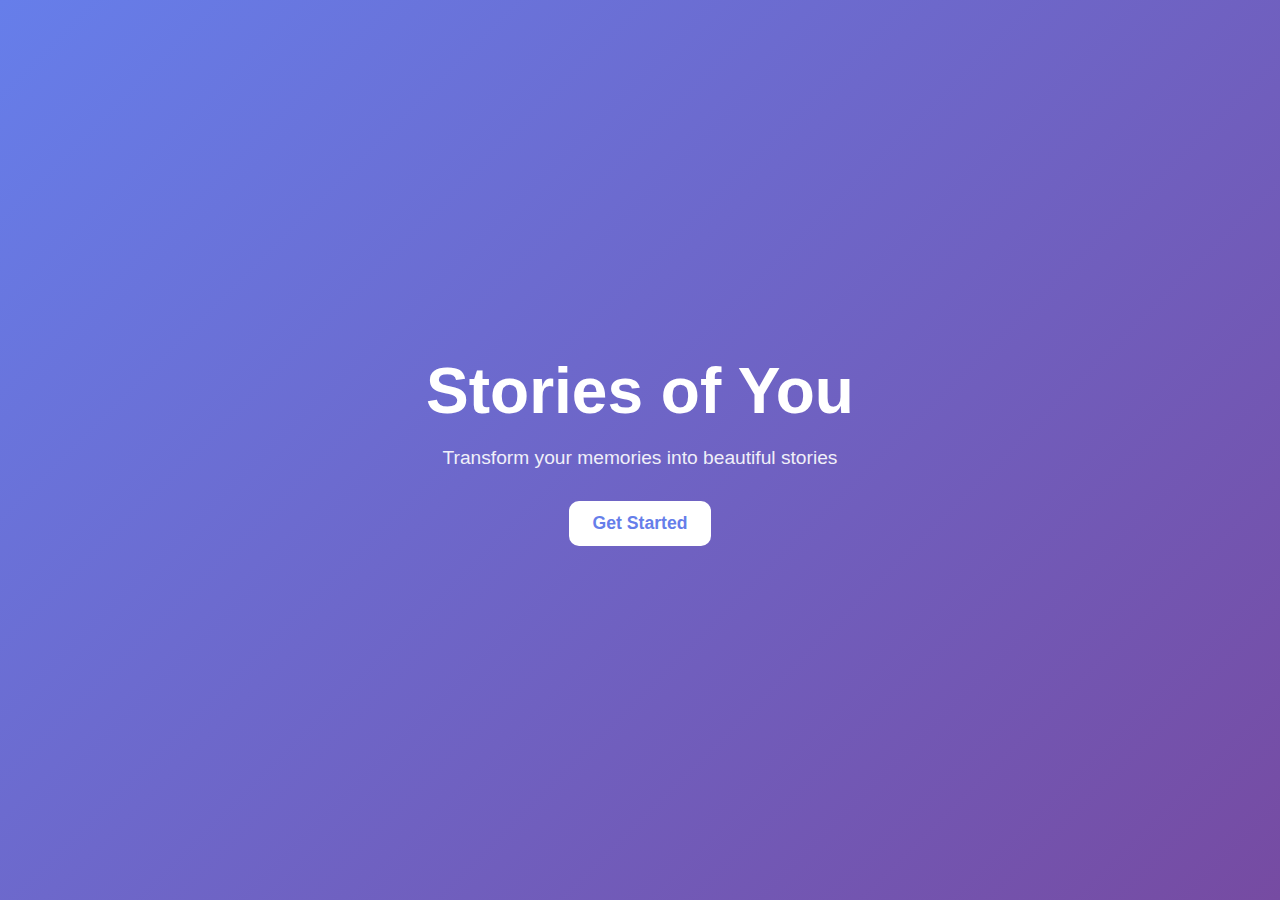
<file: src/pages/index.html>
<!DOCTYPE html>
<html lang="en">
<head>
    <meta charset="UTF-8">
    <meta name="viewport" content="width=device-width, initial-scale=1.0">
    <title>Stories of You</title>
    <style>
        body {
            font-family: 'Segoe UI', Tahoma, Geneva, Verdana, sans-serif;
            background: linear-gradient(135deg, #667eea 0%, #764ba2 100%);
            min-height: 100vh;
            display: flex;
            align-items: center;
            justify-content: center;
            margin: 0;
        }

        .container {
            text-align: center;
            color: white;
        }

        .logo {
            font-size: 4rem;
            font-weight: bold;
            margin-bottom: 1rem;
        }

        .subtitle {
            font-size: 1.2rem;
            margin-bottom: 2rem;
            opacity: 0.9;
        }

        .btn {
            display: inline-block;
            padding: 12px 24px;
            background: white;
            color: #667eea;
            text-decoration: none;
            border-radius: 10px;
            font-weight: 600;
            font-size: 1.1rem;
            transition: transform 0.2s ease;
        }

        .btn:hover {
            transform: translateY(-2px);
        }
    </style>
</head>
<body>
    <div class="container">
        <div class="logo">Stories of You</div>
        <p class="subtitle">Transform your memories into beautiful stories</p>
        <a href="login.html" class="btn">Get Started</a>
    </div>

    <script>
        // Check if user is already logged in
        window.addEventListener('load', () => {
            const sessionToken = localStorage.getItem('session_token');
            if (sessionToken) {
                // User is already logged in, redirect to storyboard
                window.location.href = 'storyboard.html';
            }
        });
    </script>
</body>
</html>
</file>
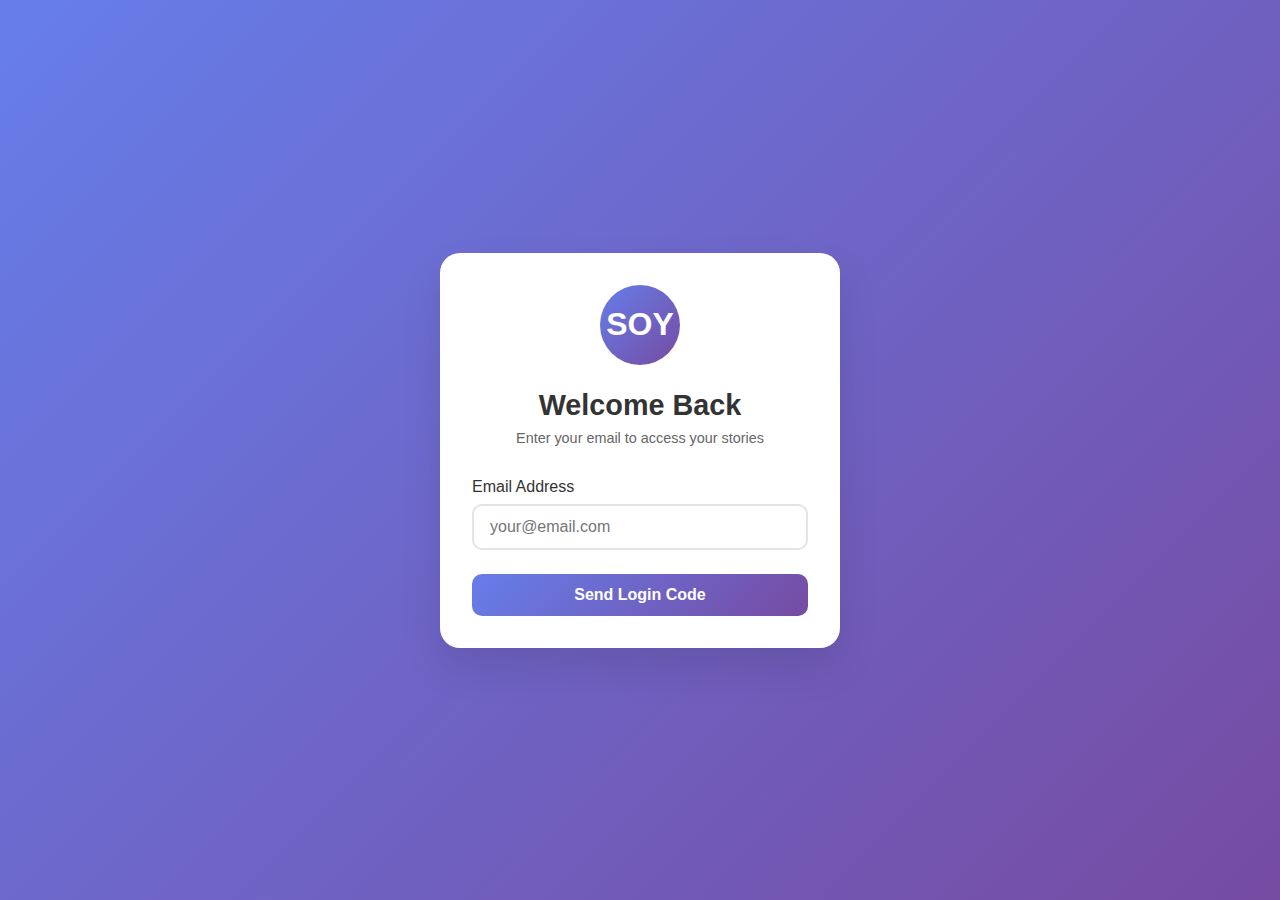
<file: src/pages/login.html>
<!DOCTYPE html>
<html lang="en">
<head>
    <meta charset="UTF-8">
    <meta name="viewport" content="width=device-width, initial-scale=1.0">
    <title>Login - Stories of You</title>
    <style>
        * {
            margin: 0;
            padding: 0;
            box-sizing: border-box;
        }

        body {
            font-family: 'Segoe UI', Tahoma, Geneva, Verdana, sans-serif;
            background: linear-gradient(135deg, #667eea 0%, #764ba2 100%);
            min-height: 100vh;
            display: flex;
            align-items: center;
            justify-content: center;
        }

        .login-container {
            background: white;
            padding: 2rem;
            border-radius: 20px;
            box-shadow: 0 20px 40px rgba(0,0,0,0.1);
            width: 100%;
            max-width: 400px;
            text-align: center;
        }

        .logo {
            width: 80px;
            height: 80px;
            margin: 0 auto 1.5rem;
            background: linear-gradient(135deg, #667eea, #764ba2);
            border-radius: 50%;
            display: flex;
            align-items: center;
            justify-content: center;
            color: white;
            font-size: 2rem;
            font-weight: bold;
        }

        h1 {
            color: #333;
            margin-bottom: 0.5rem;
            font-size: 1.8rem;
        }

        .subtitle {
            color: #666;
            margin-bottom: 2rem;
            font-size: 0.9rem;
        }

        .form-group {
            margin-bottom: 1.5rem;
            text-align: left;
        }

        label {
            display: block;
            margin-bottom: 0.5rem;
            color: #333;
            font-weight: 500;
        }

        input[type="email"] {
            width: 100%;
            padding: 12px 16px;
            border: 2px solid #e1e5e9;
            border-radius: 10px;
            font-size: 1rem;
            transition: border-color 0.3s ease;
        }

        input[type="email"]:focus {
            outline: none;
            border-color: #667eea;
        }

        .btn {
            width: 100%;
            padding: 12px;
            background: linear-gradient(135deg, #667eea, #764ba2);
            color: white;
            border: none;
            border-radius: 10px;
            font-size: 1rem;
            font-weight: 600;
            cursor: pointer;
            transition: transform 0.2s ease;
        }

        .btn:hover {
            transform: translateY(-2px);
        }

        .btn:disabled {
            opacity: 0.6;
            cursor: not-allowed;
            transform: none;
        }

        .otp-section {
            display: none;
            margin-top: 1.5rem;
        }

        .otp-input {
            width: 100%;
            padding: 12px 16px;
            border: 2px solid #e1e5e9;
            border-radius: 10px;
            font-size: 1.2rem;
            text-align: center;
            letter-spacing: 0.2em;
            margin-bottom: 1rem;
        }

        .otp-input:focus {
            outline: none;
            border-color: #667eea;
        }

        .resend-link {
            color: #667eea;
            text-decoration: none;
            font-size: 0.9rem;
            cursor: pointer;
        }

        .resend-link:hover {
            text-decoration: underline;
        }

        .error {
            background: #fee;
            color: #c33;
            padding: 12px;
            border-radius: 8px;
            margin-bottom: 1rem;
            font-size: 0.9rem;
        }

        .success {
            background: #efe;
            color: #3c3;
            padding: 12px;
            border-radius: 8px;
            margin-bottom: 1rem;
            font-size: 0.9rem;
        }

        .loading {
            display: none;
            color: #666;
            font-size: 0.9rem;
        }

        .back-link {
            color: #667eea;
            text-decoration: none;
            font-size: 0.9rem;
            margin-top: 1rem;
            display: inline-block;
        }

        .back-link:hover {
            text-decoration: underline;
        }
    </style>
</head>
<body>
    <div class="login-container">
        <div class="logo">SOY</div>
        <h1>Welcome Back</h1>
        <p class="subtitle">Enter your email to access your stories</p>

        <div id="emailSection">
            <form id="emailForm">
                <div class="form-group">
                    <label for="email">Email Address</label>
                    <input type="email" id="email" name="email" required placeholder="your@email.com">
                </div>
                <button type="submit" class="btn" id="sendOtpBtn">
                    Send Login Code
                </button>
            </form>
        </div>

        <div id="otpSection" class="otp-section">
            <form id="otpForm">
                <div class="form-group">
                    <label for="otpCode">Enter 6-digit code</label>
                    <input type="text" id="otpCode" name="otpCode" maxlength="6" pattern="[0-9]{6}" required placeholder="123456" class="otp-input">
                </div>
                <button type="submit" class="btn" id="verifyOtpBtn">
                    Verify Code
                </button>
                <div style="margin-top: 1rem;">
                    <a href="#" id="resendLink" class="resend-link">Resend code</a>
                </div>
            </form>
        </div>

        <div id="message"></div>
        <div id="loading" class="loading">Sending code...</div>

        <a href="storyboard.html" class="back-link" style="display: none;" id="goToStoryboard">Go to Storyboard</a>
    </div>

    <script>
        const API_BASE = 'https://n8n.storiesofyou.ai/webhook';
        let userEmail = '';

        // DOM elements
        const emailSection = document.getElementById('emailSection');
        const otpSection = document.getElementById('otpSection');
        const emailForm = document.getElementById('emailForm');
        const otpForm = document.getElementById('otpForm');
        const messageDiv = document.getElementById('message');
        const loadingDiv = document.getElementById('loading');
        const sendOtpBtn = document.getElementById('sendOtpBtn');
        const verifyOtpBtn = document.getElementById('verifyOtpBtn');
        const resendLink = document.getElementById('resendLink');
        const goToStoryboardLink = document.getElementById('goToStoryboard');

        // Email form submission
        emailForm.addEventListener('submit', async (e) => {
            e.preventDefault();
            const email = document.getElementById('email').value.trim();
            
            if (!email) {
                showError('Please enter your email address');
                return;
            }

            userEmail = email;
            await sendOTP(email);
        });

        // OTP form submission
        otpForm.addEventListener('submit', async (e) => {
            e.preventDefault();
            const otpCode = document.getElementById('otpCode').value.trim();
            
            if (!otpCode || otpCode.length !== 6) {
                showError('Please enter a valid 6-digit code');
                return;
            }

            await verifyOTP(userEmail, otpCode);
        });

        // Resend OTP
        resendLink.addEventListener('click', async (e) => {
            e.preventDefault();
            if (userEmail) {
                await sendOTP(userEmail);
            }
        });

        async function sendOTP(email) {
            try {
                showLoading(true);
                clearMessage();

                const response = await fetch(`${API_BASE}/generate-otp`, {
                    method: 'POST',
                    headers: {
                        'Content-Type': 'application/json',
                    },
                    body: JSON.stringify({ email })
                });

                const data = await response.json();

                if (response.ok) {
                    showSuccess('Login code sent! Check your email.');
                    emailSection.style.display = 'none';
                    otpSection.style.display = 'block';
                    document.getElementById('otpCode').focus();
                } else {
                    showError(data.error || 'Failed to send login code. Please try again.');
                }
            } catch (error) {
                console.error('Error sending OTP:', error);
                showError('Network error. Please check your connection and try again.');
            } finally {
                showLoading(false);
            }
        }

        async function verifyOTP(email, code) {
            try {
                showLoading(true);
                clearMessage();

                const response = await fetch(`${API_BASE}/verify-otp`, {
                    method: 'POST',
                    headers: {
                        'Content-Type': 'application/json',
                    },
                    body: JSON.stringify({ email, code })
                });

                const data = await response.json();

                if (response.ok) {
                    showSuccess('Login successful! Redirecting...');
                    
                    // Store session token
                    if (data.session_token) {
                        localStorage.setItem('session_token', data.session_token);
                        localStorage.setItem('user_email', email);
                    }
                    
                    // Redirect to storyboard after a short delay
                    setTimeout(() => {
                        window.location.href = 'storyboard.html';
                    }, 1500);
                } else {
                    showError(data.error || 'Invalid code. Please try again.');
                }
            } catch (error) {
                console.error('Error verifying OTP:', error);
                showError('Network error. Please check your connection and try again.');
            } finally {
                showLoading(false);
            }
        }

        function showLoading(show) {
            loadingDiv.style.display = show ? 'block' : 'none';
            sendOtpBtn.disabled = show;
            verifyOtpBtn.disabled = show;
        }

        function showError(message) {
            messageDiv.innerHTML = `<div class="error">${message}</div>`;
        }

        function showSuccess(message) {
            messageDiv.innerHTML = `<div class="success">${message}</div>`;
        }

        function clearMessage() {
            messageDiv.innerHTML = '';
        }

        // Check if user is already logged in
        window.addEventListener('load', () => {
            const sessionToken = localStorage.getItem('session_token');
            if (sessionToken) {
                // User is already logged in, show option to go to storyboard
                goToStoryboardLink.style.display = 'inline-block';
            }
        });

        // Auto-format OTP input
        document.getElementById('otpCode').addEventListener('input', (e) => {
            e.target.value = e.target.value.replace(/[^0-9]/g, '');
        });
    </script>
</body>
</html>
</file>
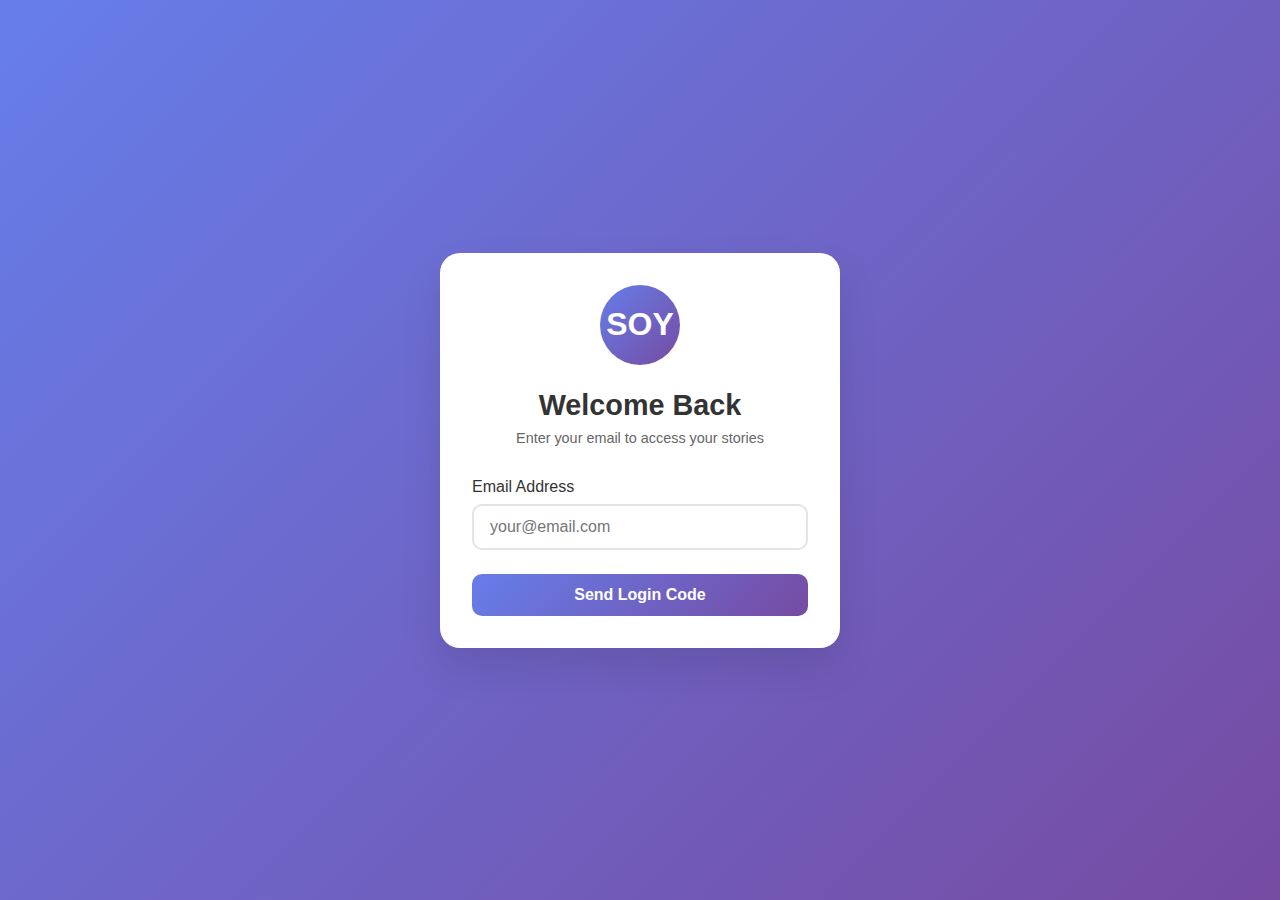
<file: src/pages/storyboard.html>
<!DOCTYPE html>
<html lang="en">
<head>
    <meta charset="UTF-8">
    <meta name="viewport" content="width=device-width, initial-scale=1.0">
    <title>My Stories - Stories of You</title>
    <style>
        * {
            margin: 0;
            padding: 0;
            box-sizing: border-box;
        }

        body {
            font-family: 'Segoe UI', Tahoma, Geneva, Verdana, sans-serif;
            background: #f8f9fa;
            min-height: 100vh;
        }

        .header {
            background: white;
            padding: 1rem 2rem;
            box-shadow: 0 2px 10px rgba(0,0,0,0.1);
            display: flex;
            justify-content: space-between;
            align-items: center;
        }

        .logo {
            font-size: 1.5rem;
            font-weight: bold;
            color: #667eea;
        }

        .user-info {
            display: flex;
            align-items: center;
            gap: 1rem;
        }

        .user-email {
            color: #666;
            font-size: 0.9rem;
        }

        .logout-btn {
            background: #dc3545;
            color: white;
            border: none;
            padding: 8px 16px;
            border-radius: 6px;
            cursor: pointer;
            font-size: 0.9rem;
        }

        .logout-btn:hover {
            background: #c82333;
        }

        .container {
            max-width: 1200px;
            margin: 0 auto;
            padding: 2rem;
        }

        .page-title {
            font-size: 2rem;
            color: #333;
            margin-bottom: 0.5rem;
        }

        .page-subtitle {
            color: #666;
            margin-bottom: 2rem;
        }

        .stats-grid {
            display: grid;
            grid-template-columns: repeat(auto-fit, minmax(200px, 1fr));
            gap: 1rem;
            margin-bottom: 2rem;
        }

        .stat-card {
            background: white;
            padding: 1.5rem;
            border-radius: 12px;
            box-shadow: 0 2px 10px rgba(0,0,0,0.1);
            text-align: center;
        }

        .stat-number {
            font-size: 2rem;
            font-weight: bold;
            color: #667eea;
            margin-bottom: 0.5rem;
        }

        .stat-label {
            color: #666;
            font-size: 0.9rem;
        }

        .stories-section {
            background: white;
            border-radius: 12px;
            box-shadow: 0 2px 10px rgba(0,0,0,0.1);
            overflow: hidden;
        }

        .stories-header {
            padding: 1.5rem;
            border-bottom: 1px solid #e9ecef;
            display: flex;
            justify-content: space-between;
            align-items: center;
        }

        .stories-title {
            font-size: 1.3rem;
            color: #333;
        }

        .refresh-btn {
            background: #667eea;
            color: white;
            border: none;
            padding: 8px 16px;
            border-radius: 6px;
            cursor: pointer;
            font-size: 0.9rem;
        }

        .refresh-btn:hover {
            background: #5a6fd8;
        }

        .stories-grid {
            display: grid;
            grid-template-columns: repeat(auto-fill, minmax(300px, 1fr));
            gap: 1.5rem;
            padding: 1.5rem;
        }

        .story-card {
            border: 1px solid #e9ecef;
            border-radius: 12px;
            overflow: hidden;
            transition: transform 0.2s ease, box-shadow 0.2s ease;
            background: white;
        }

        .story-card:hover {
            transform: translateY(-2px);
            box-shadow: 0 4px 20px rgba(0,0,0,0.1);
        }

        .story-thumbnail {
            width: 100%;
            height: 200px;
            background: #f8f9fa;
            display: flex;
            align-items: center;
            justify-content: center;
            color: #666;
            font-size: 0.9rem;
            position: relative;
            overflow: hidden;
        }

        .story-thumbnail img {
            width: 100%;
            height: 100%;
            object-fit: cover;
        }

        .story-thumbnail .placeholder {
            text-align: center;
        }

        .story-content {
            padding: 1rem;
        }

        .story-title {
            font-size: 1.1rem;
            font-weight: 600;
            color: #333;
            margin-bottom: 0.5rem;
            line-height: 1.3;
        }

        .story-prompt {
            color: #666;
            font-size: 0.9rem;
            margin-bottom: 1rem;
            line-height: 1.4;
            display: -webkit-box;
            -webkit-line-clamp: 2;
            -webkit-box-orient: vertical;
            overflow: hidden;
        }

        .story-meta {
            display: flex;
            justify-content: space-between;
            align-items: center;
            margin-bottom: 1rem;
        }

        .story-status {
            padding: 4px 8px;
            border-radius: 12px;
            font-size: 0.8rem;
            font-weight: 500;
        }

        .status-completed {
            background: #d4edda;
            color: #155724;
        }

        .status-processing {
            background: #fff3cd;
            color: #856404;
        }

        .status-transcribing {
            background: #cce7ff;
            color: #004085;
        }

        .status-rejected {
            background: #f8d7da;
            color: #721c24;
        }

        .story-date {
            color: #666;
            font-size: 0.8rem;
        }

        .story-actions {
            display: flex;
            gap: 0.5rem;
        }

        .action-btn {
            flex: 1;
            padding: 8px 12px;
            border: 1px solid #e9ecef;
            background: white;
            color: #666;
            border-radius: 6px;
            cursor: pointer;
            font-size: 0.8rem;
            text-decoration: none;
            text-align: center;
            transition: all 0.2s ease;
        }

        .action-btn:hover {
            background: #f8f9fa;
            border-color: #667eea;
            color: #667eea;
        }

        .action-btn.primary {
            background: #667eea;
            color: white;
            border-color: #667eea;
        }

        .action-btn.primary:hover {
            background: #5a6fd8;
        }

        .action-btn:disabled {
            opacity: 0.5;
            cursor: not-allowed;
        }

        .loading {
            text-align: center;
            padding: 2rem;
            color: #666;
        }

        .error {
            background: #f8d7da;
            color: #721c24;
            padding: 1rem;
            border-radius: 8px;
            margin: 1rem;
            text-align: center;
        }

        .empty-state {
            text-align: center;
            padding: 3rem;
            color: #666;
        }

        .empty-state h3 {
            margin-bottom: 1rem;
            color: #333;
        }

        .empty-state p {
            margin-bottom: 1.5rem;
        }

        .create-story-btn {
            background: #667eea;
            color: white;
            border: none;
            padding: 12px 24px;
            border-radius: 8px;
            cursor: pointer;
            font-size: 1rem;
            text-decoration: none;
            display: inline-block;
        }

        .create-story-btn:hover {
            background: #5a6fd8;
        }

        @media (max-width: 768px) {
            .header {
                padding: 1rem;
            }

            .container {
                padding: 1rem;
            }

            .stories-grid {
                grid-template-columns: 1fr;
                padding: 1rem;
            }

            .stats-grid {
                grid-template-columns: repeat(2, 1fr);
            }
        }
    </style>
</head>
<body>
    <div class="header">
        <div class="logo">Stories of You</div>
        <div class="user-info">
            <span class="user-email" id="userEmail"></span>
            <button class="logout-btn" onclick="logout()">Logout</button>
        </div>
    </div>

    <div class="container">
        <h1 class="page-title">My Stories</h1>
        <p class="page-subtitle">View and manage your personal stories</p>

        <div class="stats-grid" id="statsGrid">
            <!-- Stats will be populated by JavaScript -->
        </div>

        <div class="stories-section">
            <div class="stories-header">
                <h2 class="stories-title">All Stories</h2>
                <button class="refresh-btn" onclick="loadStories()">Refresh</button>
            </div>
            
            <div id="storiesContainer">
                <div class="loading">Loading your stories...</div>
            </div>
        </div>
    </div>

    <script>
        const API_BASE = 'https://n8n.storiesofyou.ai/webhook';

        // Check authentication on page load
        window.addEventListener('load', () => {
            const sessionToken = localStorage.getItem('session_token');
            const userEmail = localStorage.getItem('user_email');
            
            if (!sessionToken || !userEmail) {
                window.location.href = 'login.html';
                return;
            }

            document.getElementById('userEmail').textContent = userEmail;
            loadStories();
        });

        async function loadStories() {
            try {
                const sessionToken = localStorage.getItem('session_token');
                if (!sessionToken) {
                    window.location.href = 'login.html';
                    return;
                }

                const response = await fetch(`${API_BASE}/storyboard-data`, {
                    method: 'POST',
                    headers: {
                        'Content-Type': 'application/json',
                    },
                    body: JSON.stringify({ session_token: sessionToken })
                });

                const data = await response.json();

                if (response.ok) {
                    displayStories(data);
                } else {
                    if (response.status === 401) {
                        // Session expired
                        localStorage.removeItem('session_token');
                        localStorage.removeItem('user_email');
                        window.location.href = 'login.html';
                    } else {
                        showError(data.error || 'Failed to load stories');
                    }
                }
            } catch (error) {
                console.error('Error loading stories:', error);
                showError('Network error. Please check your connection and try again.');
            }
        }

        function displayStories(data) {
            const { stories, stats } = data;
            
            // Update stats
            updateStats(stats);
            
            // Update stories
            const container = document.getElementById('storiesContainer');
            
            if (stories.length === 0) {
                container.innerHTML = `
                    <div class="empty-state">
                        <h3>No stories yet</h3>
                        <p>Create your first story to get started!</p>
                        <a href="#" class="create-story-btn" onclick="alert('Story creation coming soon!')">Create Story</a>
                    </div>
                `;
                return;
            }

            const storiesHTML = stories.map(story => createStoryCard(story)).join('');
            container.innerHTML = `<div class="stories-grid">${storiesHTML}</div>`;
        }

        function updateStats(stats) {
            const statsGrid = document.getElementById('statsGrid');
            statsGrid.innerHTML = `
                <div class="stat-card">
                    <div class="stat-number">${stats.total_stories}</div>
                    <div class="stat-label">Total Stories</div>
                </div>
                <div class="stat-card">
                    <div class="stat-number">${stats.completed_stories}</div>
                    <div class="stat-label">Completed</div>
                </div>
                <div class="stat-card">
                    <div class="stat-number">${stats.processing_stories}</div>
                    <div class="stat-label">Processing</div>
                </div>
                <div class="stat-card">
                    <div class="stat-number">${stats.rejected_stories}</div>
                    <div class="stat-label">Rejected</div>
                </div>
            `;
        }

        function createStoryCard(story) {
            const statusClass = `status-${story.status}`;
            const createdDate = new Date(story.created_at).toLocaleDateString();
            
            let thumbnailHTML = '';
            if (story.thumbnail_url && story.thumbnail_url !== 'rejected') {
                thumbnailHTML = `<img src="${story.thumbnail_url}" alt="Story thumbnail">`;
            } else {
                thumbnailHTML = '<div class="placeholder">No thumbnail</div>';
            }

            let actionsHTML = '';
            if (story.status === 'completed' && story.story_url) {
                actionsHTML = `
                    <a href="${story.story_url}" target="_blank" class="action-btn primary">View Story</a>
                    ${story.video_url && story.video_url !== 'rejected' ? 
                        `<a href="${story.video_url}" target="_blank" class="action-btn">Download Video</a>` : 
                        '<button class="action-btn" disabled>No Video</button>'
                    }
                `;
            } else if (story.status === 'rejected') {
                actionsHTML = '<button class="action-btn" disabled>Content Not Suitable</button>';
            } else {
                actionsHTML = '<button class="action-btn" disabled>Processing...</button>';
            }

            return `
                <div class="story-card">
                    <div class="story-thumbnail">
                        ${thumbnailHTML}
                    </div>
                    <div class="story-content">
                        <h3 class="story-title">${story.name}</h3>
                        <p class="story-prompt">${story.prompt}</p>
                        <div class="story-meta">
                            <span class="story-status ${statusClass}">${story.status_text}</span>
                            <span class="story-date">${createdDate}</span>
                        </div>
                        <div class="story-actions">
                            ${actionsHTML}
                        </div>
                    </div>
                </div>
            `;
        }

        function showError(message) {
            const container = document.getElementById('storiesContainer');
            container.innerHTML = `<div class="error">${message}</div>`;
        }

        function logout() {
            localStorage.removeItem('session_token');
            localStorage.removeItem('user_email');
            window.location.href = 'login.html';
        }
    </script>
</body>
</html>
</file>
